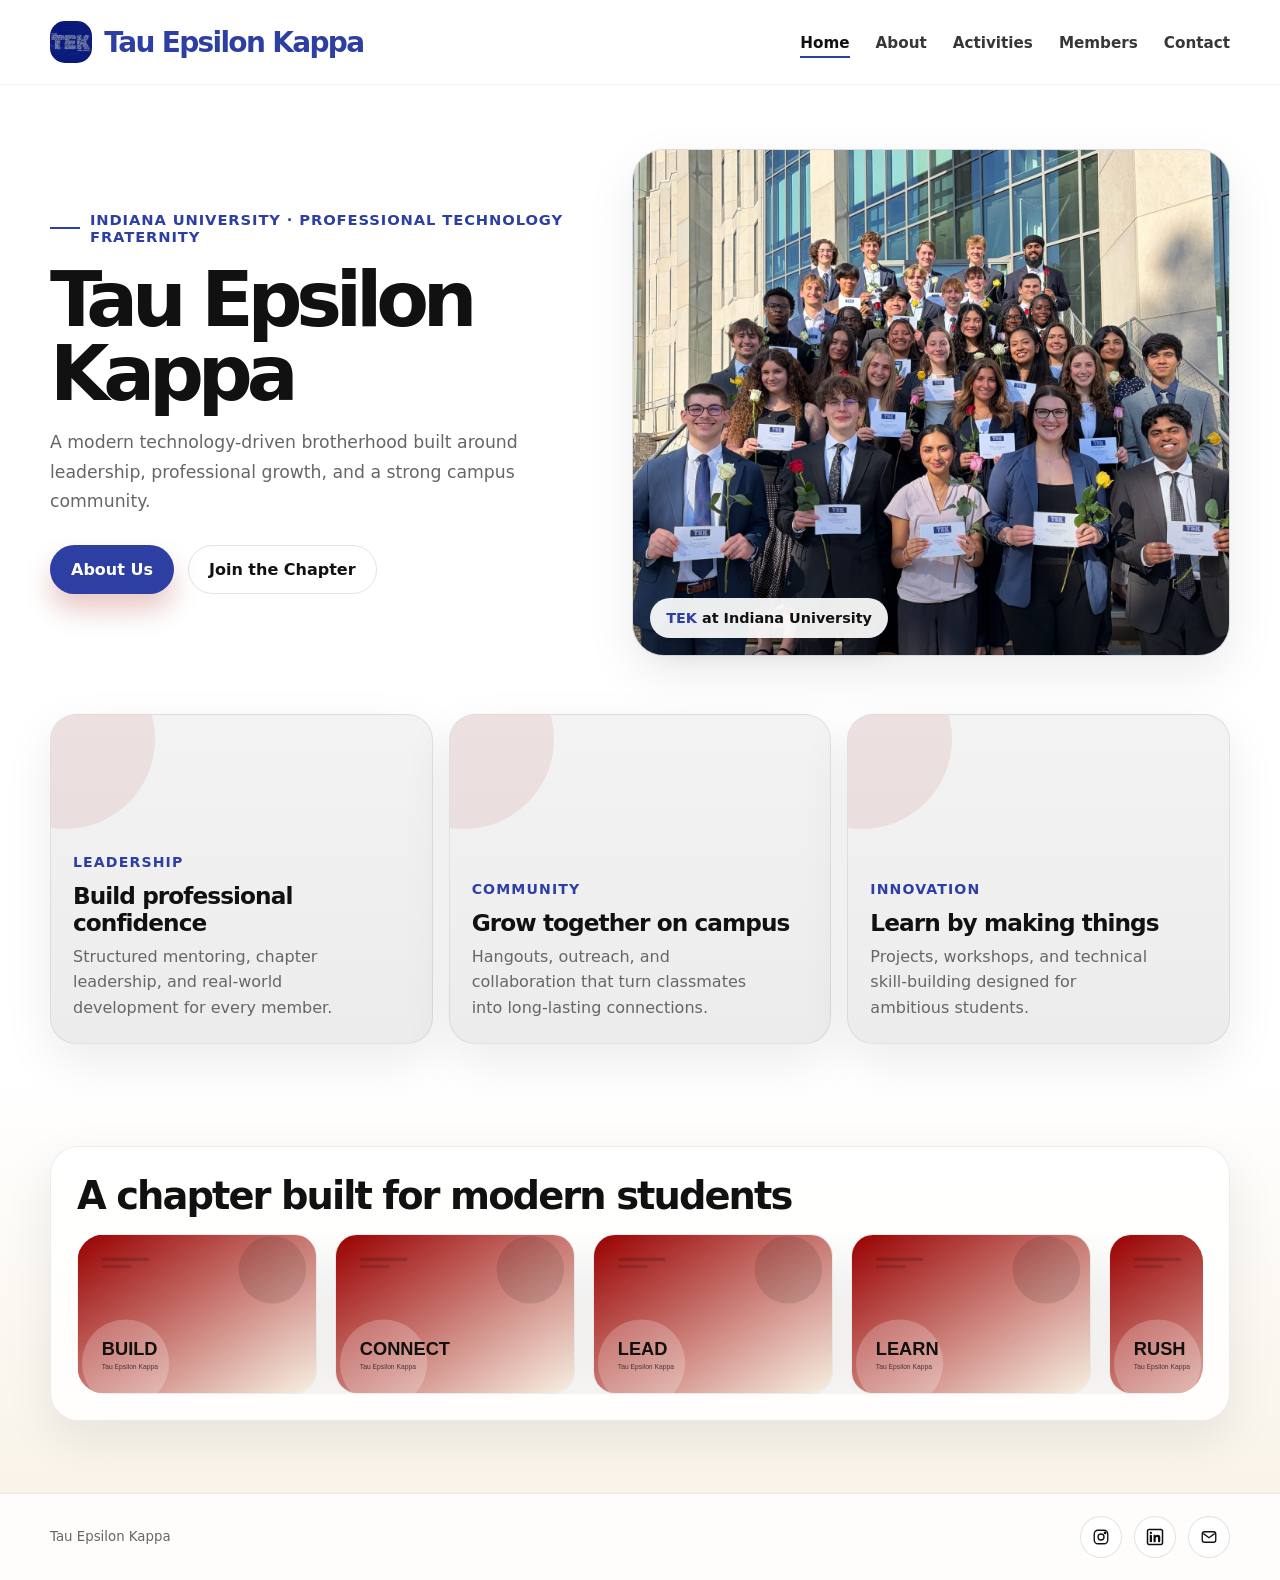
<file: index.html>
<!DOCTYPE html>
<html lang="en">
<head>
  <meta charset="UTF-8" />
  <meta name="viewport" content="width=device-width, initial-scale=1.0" />
  <title>Tau Epsilon Kappa | Home</title>
  <link rel="stylesheet" href="styles.css" />
  <script defer src="script.js"></script>
</head>
<body>
  <header class="site-header">
    <div class="container navbar">
      <a class="brand" href="index.html" aria-label="Tau Epsilon Kappa home">
        <img src ="assets/TEK_Logo.jpg" class = "rounded-img" height = "42px" >
        <!-- <span class="brand-mark">TEK</span>-->
        <span>Tau Epsilon Kappa</span>
      </a>
      <button class="nav-toggle" data-nav-toggle aria-label="Toggle navigation">
        <span></span><span></span><span></span>
      </button>
      <ul class="nav-links" data-nav-links>
        <li><a href="index.html">Home</a></li>
        <li><a href="about.html">About</a></li>
        <li><a href="activities.html">Activities</a></li>
        <li><a href="members.html">Members</a></li>
        <li><a href="contact.html">Contact</a></li>
      </ul>
    </div>
  </header>

  <main>
    <section class="hero">
      <div class="container hero-grid">
        <div class="hero-copy reveal">
          <div class="eyebrow">Indiana University · Professional Technology Fraternity</div>
          <h1>Tau Epsilon Kappa</h1>
          <p>
            A modern technology-driven brotherhood built around leadership,
            professional growth, and a strong campus community.
          </p>
          <div class="actions">
            <a class="btn btn-primary" href="about.html">About Us</a>
            <a class="btn btn-secondary" href="contact.html">Join the Chapter</a>
          </div>
        </div>

        <div class="hero-media reveal">
          <div class="hero-card">
            <img src="assets/AlphaClass.JPEG" alt="Tau Epsilon Kappa chapter group photo" />
          </div>
          <div class="hero-badge"><strong>TEK</strong> at Indiana University</div>
        </div>
      </div>
    </section>

    <section class="section">
      <div class="container feature-grid">
        <article class="feature-card reveal">
          <div class="mini">Leadership</div>
          <h3>Build professional confidence</h3>
          <p>Structured mentoring, chapter leadership, and real-world development for every member.</p>
        </article>
        <article class="feature-card reveal">
          <div class="mini">Community</div>
          <h3>Grow together on campus</h3>
          <p>Hangouts, outreach, and collaboration that turn classmates into long-lasting connections.</p>
        </article>
        <article class="feature-card reveal">
          <div class="mini">Innovation</div>
          <h3>Learn by making things</h3>
          <p>Projects, workshops, and technical skill-building designed for ambitious students.</p>
        </article>
      </div>
    </section>

    <section class="section">
      <div class="container panel reveal">
        <h2 class="section-title">A chapter built for modern students</h2>
        <div class="marquee" data-marquee>
          <div class="marquee-track">
            <div class="marquee-card"><img src="assets/placeholder-1.svg" alt="Chapter activity photo placeholder"></div>
            <div class="marquee-card"><img src="assets/placeholder-2.svg" alt="Chapter activity photo placeholder"></div>
            <div class="marquee-card"><img src="assets/placeholder-3.svg" alt="Chapter group photo"></div>
            <div class="marquee-card"><img src="assets/placeholder-4.svg" alt="Chapter activity photo placeholder"></div>
            <div class="marquee-card"><img src="assets/placeholder-5.svg" alt="Chapter group photo"></div>
            <div class="marquee-card"><img src="assets/placeholder-6.svg" alt="Chapter activity photo placeholder"></div>
          </div>
        </div>
      </div>
    </section>
  </main>

  <footer class="footer">
    <div class="container footer-inner">
      <small>Tau Epsilon Kappa</small>
      <div class="socials" aria-label="Social links">
        <a href="https://www.instagram.com/tekatiu/" target="_blank" rel="noreferrer" aria-label="Instagram">
          <svg viewBox="0 0 24 24" fill="none" stroke="currentColor" stroke-width="1.8"><rect x="3" y="3" width="18" height="18" rx="5"></rect><circle cx="12" cy="12" r="4"></circle><circle cx="17.5" cy="6.5" r="1"></circle></svg>
        </a>
        <a href="https://www.linkedin.com/company/tau-epsilon-kappa-beta-chapter/" target="_blank" rel="noreferrer" aria-label="LinkedIn">
          <svg viewBox="0 0 24 24" fill="none" xmlns="http://www.w3.org/2000/svg"><g id="SVGRepo_bgCarrier" stroke-width="0"></g><g id="SVGRepo_tracerCarrier" stroke-linecap="round" stroke-linejoin="round"></g><g id="SVGRepo_iconCarrier"> <path d="M6.5 8C7.32843 8 8 7.32843 8 6.5C8 5.67157 7.32843 5 6.5 5C5.67157 5 5 5.67157 5 6.5C5 7.32843 5.67157 8 6.5 8Z" fill="#0F0F0F"></path> <path d="M5 10C5 9.44772 5.44772 9 6 9H7C7.55228 9 8 9.44771 8 10V18C8 18.5523 7.55228 19 7 19H6C5.44772 19 5 18.5523 5 18V10Z" fill="#0F0F0F"></path> <path d="M11 19H12C12.5523 19 13 18.5523 13 18V13.5C13 12 16 11 16 13V18.0004C16 18.5527 16.4477 19 17 19H18C18.5523 19 19 18.5523 19 18V12C19 10 17.5 9 15.5 9C13.5 9 13 10.5 13 10.5V10C13 9.44771 12.5523 9 12 9H11C10.4477 9 10 9.44772 10 10V18C10 18.5523 10.4477 19 11 19Z" fill="#0F0F0F"></path> <path fill-rule="evenodd" clip-rule="evenodd" d="M20 1C21.6569 1 23 2.34315 23 4V20C23 21.6569 21.6569 23 20 23H4C2.34315 23 1 21.6569 1 20V4C1 2.34315 2.34315 1 4 1H20ZM20 3C20.5523 3 21 3.44772 21 4V20C21 20.5523 20.5523 21 20 21H4C3.44772 21 3 20.5523 3 20V4C3 3.44772 3.44772 3 4 3H20Z" fill="#0F0F0F"></path> </g></svg>
        </a>
        <a href="mailto:nenair@iu.edu" aria-label="Email">
          <svg viewBox="0 0 24 24" fill="none" stroke="currentColor" stroke-width="1.8"><rect x="3" y="5" width="18" height="14" rx="3"></rect><path d="M4.5 7.5 12 13l7.5-5.5"></path></svg>
        </a>
      </div>
    </div>
  </footer>
</body>
</html>
</file>
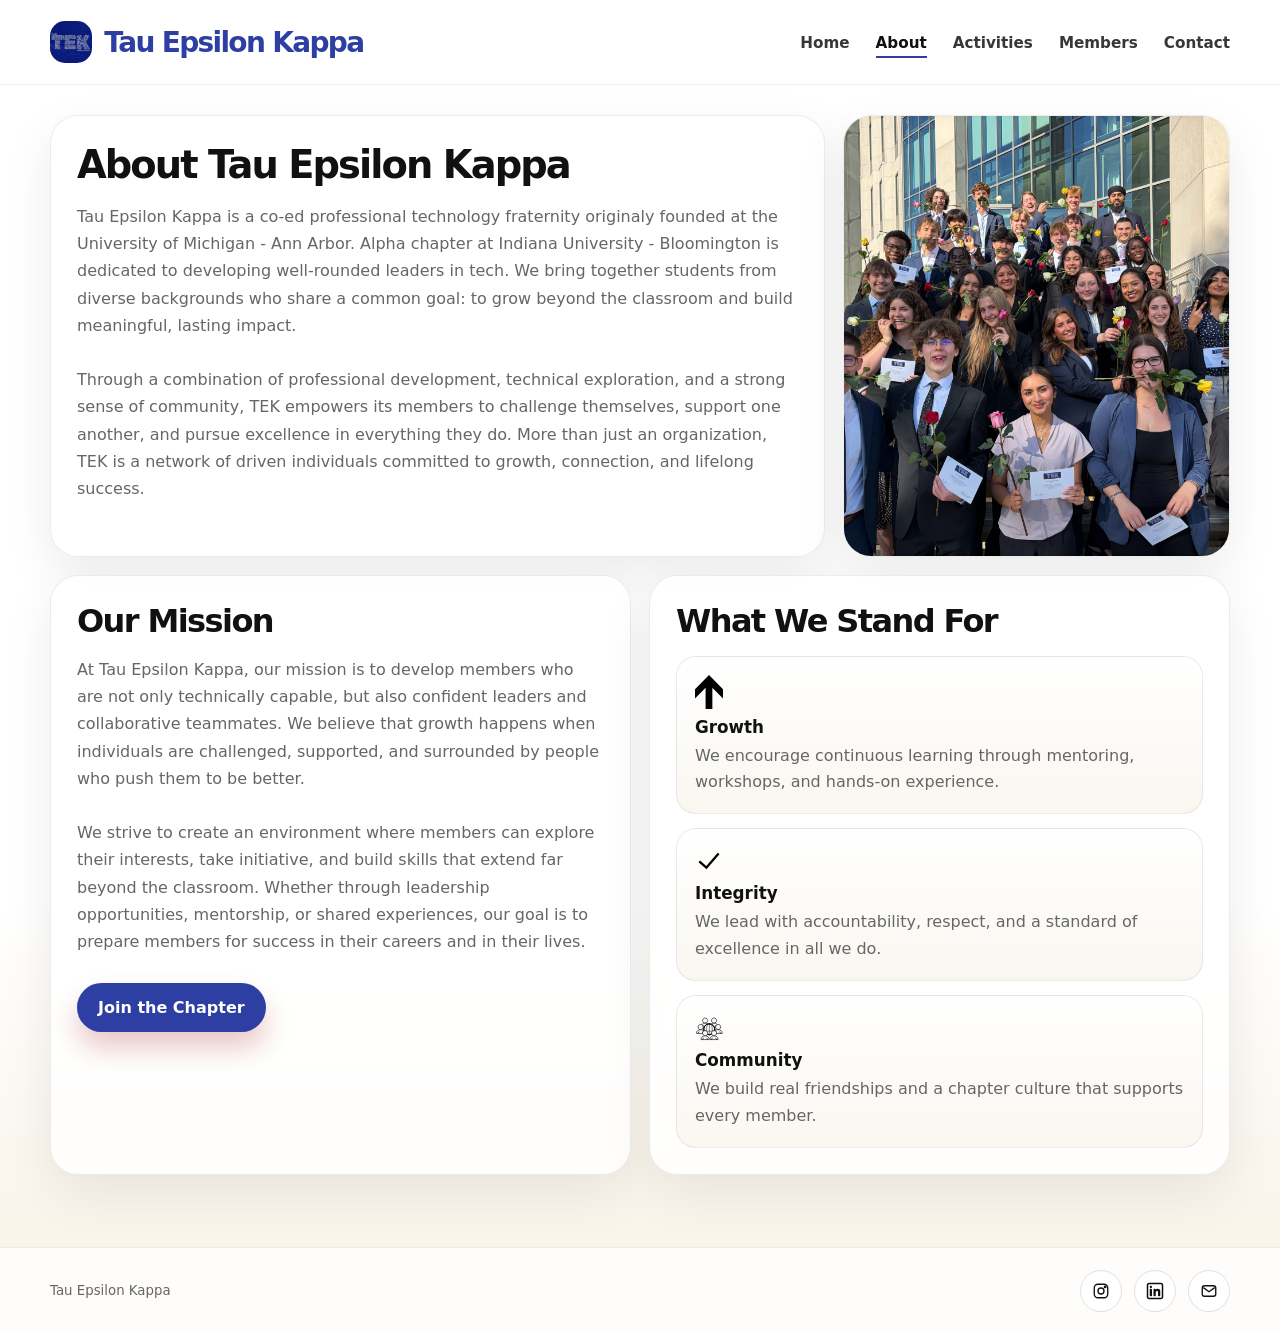
<file: about.html>
<!DOCTYPE html>
<html lang="en">
<head>
  <meta charset="UTF-8" />
  <meta name="viewport" content="width=device-width, initial-scale=1.0" />
  <title>Tau Epsilon Kappa | About</title>
  <link rel="stylesheet" href="styles.css" />
  <script defer src="script.js"></script>
</head>
<body>
  <header class="site-header">
    <div class="container navbar">
      <a class="brand" href="index.html" aria-label="Tau Epsilon Kappa home">
        <img src ="assets/TEK_Logo.jpg" class = "rounded-img" height = "42px" >
        <span>Tau Epsilon Kappa</span>
      </a>
      <button class="nav-toggle" data-nav-toggle aria-label="Toggle navigation">
        <span></span><span></span><span></span>
      </button>
      <ul class="nav-links" data-nav-links>
        <li><a href="index.html">Home</a></li>
        <li><a href="about.html">About</a></li>
        <li><a href="activities.html">Activities</a></li>
        <li><a href="members.html">Members</a></li>
        <li><a href="contact.html">Contact</a></li>
      </ul>
    </div>
  </header>

  <main class="section">
    <div class="container">
      <div class = "split-2-1">
        <div class="panel reveal" style="margin-bottom:18px;">
          <h1 class="section-title">About Tau Epsilon Kappa</h1>
          <p class="section-subtitle">
            Tau Epsilon Kappa is a co-ed professional technology fraternity originaly founded at the University of Michigan - Ann Arbor. Alpha chapter at Indiana University - Bloomington is dedicated to developing well-rounded leaders in tech. We bring together students from diverse backgrounds who share a common goal: to grow beyond the classroom and build meaningful, lasting impact.
            <br>
            <br>Through a combination of professional development, technical exploration, and a strong sense of community, TEK empowers its members to challenge themselves, support one another, and pursue excellence in everything they do. More than just an organization, TEK is a network of driven individuals committed to growth, connection, and lifelong success.
          </p>
        </div>
        <div class="panel reveal image-panel" style="margin-bottom:18px;">
          <img src="assets/AlphaClassFun.JPEG" alt="TEK chapter photo">
        </div>
      </div>
      

      <div class="split">
        <section class="panel reveal">
          <h2 class="section-title" style="font-size:2rem;">Our Mission</h2>
          <p class="section-subtitle" style="margin-bottom:0;">
            At Tau Epsilon Kappa, our mission is to develop members who are not only technically capable, but also confident leaders and collaborative teammates. We believe that growth happens when individuals are challenged, supported, and surrounded by people who push them to be better.
            <br> <br>
            We strive to create an environment where members can explore their interests, take initiative, and build skills that extend far beyond the classroom. Whether through leadership opportunities, mentorship, or shared experiences, our goal is to prepare members for success in their careers and in their lives.
          </p>
          <div class="actions">
            <a class="btn btn-primary" href="contact.html">Join the Chapter</a>
          </div>
        </section>

        <section class="panel reveal">
          <h2 class="section-title" style="font-size:2rem;">What We Stand For</h2>
          <div class="value-list">
            <div class="value-item">
              <img src="assets/up_arrow.svg" style="width:28px; margin-bottom:8px;">
              <h4>Growth</h4>
              <p>We encourage continuous learning through mentoring, workshops, and hands-on experience.</p>
            </div>
            <div class="value-item">
              <img src="assets/check-icn-black.svg" style="width:28px; margin-bottom:8px;">
              <h4>Integrity</h4>
              <p>We lead with accountability, respect, and a standard of excellence in all we do.</p>
            </div>
            <div class="value-item">
              <img src="assets/worldwide-community-black.svg" style="width:28px; margin-bottom:8px;">
              <h4>Community</h4>
              <p>We build real friendships and a chapter culture that supports every member.</p>
            </div>
          </div>
        </section>
      </div>
    </div>
  </main>

  <footer class="footer">
    <div class="container footer-inner">
      <small>Tau Epsilon Kappa</small>
      <div class="socials" aria-label="Social links">
        <a href="https://www.instagram.com/tekatiu/" target="_blank" rel="noreferrer" aria-label="Instagram"><svg viewBox="0 0 24 24" fill="none" stroke="currentColor" stroke-width="1.8"><rect x="3" y="3" width="18" height="18" rx="5"></rect><circle cx="12" cy="12" r="4"></circle><circle cx="17.5" cy="6.5" r="1"></circle></svg></a>
        <a href="https://www.linkedin.com/company/tau-epsilon-kappa-beta-chapter/" target="_blank" rel="noreferrer" aria-label="LinkedIn"><svg viewBox="0 0 24 24" fill="none" xmlns="http://www.w3.org/2000/svg"><g id="SVGRepo_bgCarrier" stroke-width="0"></g><g id="SVGRepo_tracerCarrier" stroke-linecap="round" stroke-linejoin="round"></g><g id="SVGRepo_iconCarrier"> <path d="M6.5 8C7.32843 8 8 7.32843 8 6.5C8 5.67157 7.32843 5 6.5 5C5.67157 5 5 5.67157 5 6.5C5 7.32843 5.67157 8 6.5 8Z" fill="#0F0F0F"></path> <path d="M5 10C5 9.44772 5.44772 9 6 9H7C7.55228 9 8 9.44771 8 10V18C8 18.5523 7.55228 19 7 19H6C5.44772 19 5 18.5523 5 18V10Z" fill="#0F0F0F"></path> <path d="M11 19H12C12.5523 19 13 18.5523 13 18V13.5C13 12 16 11 16 13V18.0004C16 18.5527 16.4477 19 17 19H18C18.5523 19 19 18.5523 19 18V12C19 10 17.5 9 15.5 9C13.5 9 13 10.5 13 10.5V10C13 9.44771 12.5523 9 12 9H11C10.4477 9 10 9.44772 10 10V18C10 18.5523 10.4477 19 11 19Z" fill="#0F0F0F"></path> <path fill-rule="evenodd" clip-rule="evenodd" d="M20 1C21.6569 1 23 2.34315 23 4V20C23 21.6569 21.6569 23 20 23H4C2.34315 23 1 21.6569 1 20V4C1 2.34315 2.34315 1 4 1H20ZM20 3C20.5523 3 21 3.44772 21 4V20C21 20.5523 20.5523 21 20 21H4C3.44772 21 3 20.5523 3 20V4C3 3.44772 3.44772 3 4 3H20Z" fill="#0F0F0F"></path> </g></svg></a>
        <a href="mailto:nenair@iu.edu" aria-label="Email"><svg viewBox="0 0 24 24" fill="none" stroke="currentColor" stroke-width="1.8"><rect x="3" y="5" width="18" height="14" rx="3"></rect><path d="M4.5 7.5 12 13l7.5-5.5"></path></svg></a>
      </div>
    </div>
  </footer>
</body>
</html>
</file>
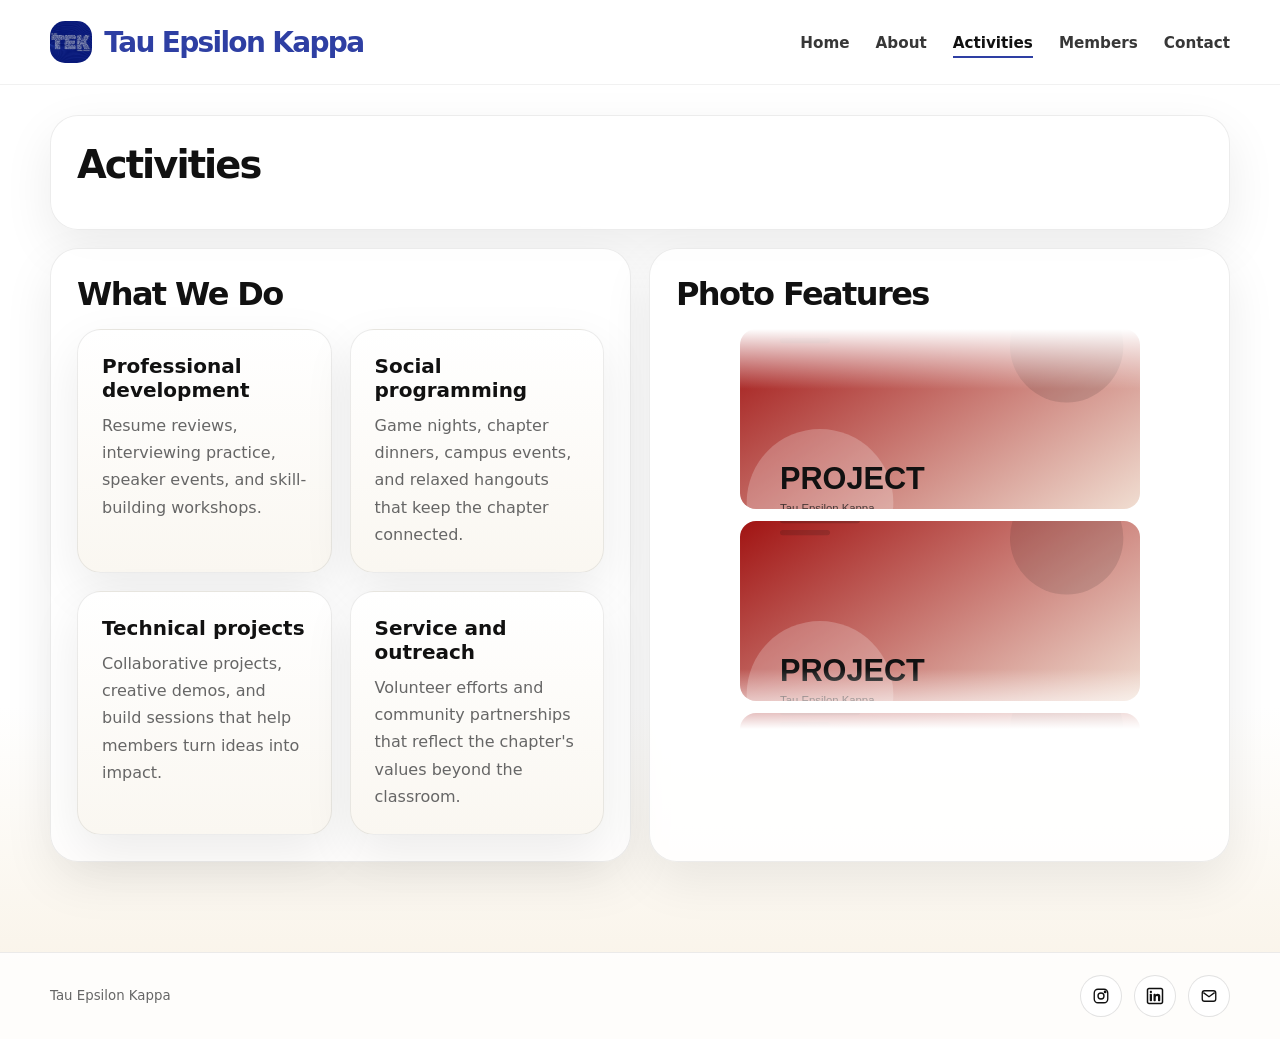
<file: activities.html>
<!DOCTYPE html>
<html lang="en">
<head>
  <meta charset="UTF-8" />
  <meta name="viewport" content="width=device-width, initial-scale=1.0" />
  <title>Tau Epsilon Kappa | Activities</title>
  <link rel="stylesheet" href="styles.css" />
  <script defer src="script.js"></script>
</head>
<body>
  <header class="site-header">
    <div class="container navbar">
      <a class="brand" href="index.html" aria-label="Tau Epsilon Kappa home">
        <img src ="assets/TEK_Logo.jpg" class = "rounded-img" height = "42px" >
        <span>Tau Epsilon Kappa</span>
      </a>
      <button class="nav-toggle" data-nav-toggle aria-label="Toggle navigation">
        <span></span><span></span><span></span>
      </button>
      <ul class="nav-links" data-nav-links>
        <li><a href="index.html">Home</a></li>
        <li><a href="about.html">About</a></li>
        <li><a href="activities.html">Activities</a></li>
        <li><a href="members.html">Members</a></li>
        <li><a href="contact.html">Contact</a></li>
      </ul>
    </div>
  </header>

  <main class="section">
    <div class="container">
      <div class="panel reveal" style="margin-bottom:18px;">
        <h1 class="section-title">Activities</h1>
      </div>

      <div class="split" style="margin-bottom:18px;">
        <section class="panel reveal">
          <h2 class="section-title" style="font-size:2rem;">What We Do</h2>
          <div class="program-grid">
            <article class="program-card">
              <h3>Professional development</h3>
              <p>Resume reviews, interviewing practice, speaker events, and skill-building workshops.</p>
            </article>
            <article class="program-card">
              <h3>Social programming</h3>
              <p>Game nights, chapter dinners, campus events, and relaxed hangouts that keep the chapter connected.</p>
            </article>
            <article class="program-card">
              <h3>Technical projects</h3>
              <p>Collaborative projects, creative demos, and build sessions that help members turn ideas into impact.</p>
            </article>
            <article class="program-card">
              <h3>Service and outreach</h3>
              <p>Volunteer efforts and community partnerships that reflect the chapter's values beyond the classroom.</p>
            </article>
          </div>
        </section>

        <section class="panel reveal">
          <h2 class="section-title" style="font-size:2rem;">Photo Features</h2>
          <div class="v-marquee">
            <div class="v-track">
              <div class="v-item"><img src="assets/placeholder-6.svg" alt="Chapter group photo"></div>
              <div class="v-item"><img src="assets/placeholder-6.svg" alt="Chapter activity photo"></div>
              <div class="v-item"><img src="assets/placeholder-6.svg" alt="Chapter activity photo"></div>
              <div class="v-item"><img src="assets/placeholder-6.svg" alt="Project placeholder"></div>
              <div class="v-item"><img src="assets/placeholder-6.svg" alt="Event placeholder"></div>
            </div>
          </div>
        </section>
      </div>
    </div>
  </main>

  <footer class="footer">
    <div class="container footer-inner">
      <small>Tau Epsilon Kappa</small>
      <div class="socials" aria-label="Social links">
        <a href="https://www.instagram.com/tekatiu/" target="_blank" rel="noreferrer" aria-label="Instagram"><svg viewBox="0 0 24 24" fill="none" stroke="currentColor" stroke-width="1.8"><rect x="3" y="3" width="18" height="18" rx="5"></rect><circle cx="12" cy="12" r="4"></circle><circle cx="17.5" cy="6.5" r="1"></circle></svg></a>
        <a href="https://www.linkedin.com/company/tau-epsilon-kappa-beta-chapter/" target="_blank" rel="noreferrer" aria-label="LinkedIn"><svg viewBox="0 0 24 24" fill="none" xmlns="http://www.w3.org/2000/svg"><g id="SVGRepo_bgCarrier" stroke-width="0"></g><g id="SVGRepo_tracerCarrier" stroke-linecap="round" stroke-linejoin="round"></g><g id="SVGRepo_iconCarrier"> <path d="M6.5 8C7.32843 8 8 7.32843 8 6.5C8 5.67157 7.32843 5 6.5 5C5.67157 5 5 5.67157 5 6.5C5 7.32843 5.67157 8 6.5 8Z" fill="#0F0F0F"></path> <path d="M5 10C5 9.44772 5.44772 9 6 9H7C7.55228 9 8 9.44771 8 10V18C8 18.5523 7.55228 19 7 19H6C5.44772 19 5 18.5523 5 18V10Z" fill="#0F0F0F"></path> <path d="M11 19H12C12.5523 19 13 18.5523 13 18V13.5C13 12 16 11 16 13V18.0004C16 18.5527 16.4477 19 17 19H18C18.5523 19 19 18.5523 19 18V12C19 10 17.5 9 15.5 9C13.5 9 13 10.5 13 10.5V10C13 9.44771 12.5523 9 12 9H11C10.4477 9 10 9.44772 10 10V18C10 18.5523 10.4477 19 11 19Z" fill="#0F0F0F"></path> <path fill-rule="evenodd" clip-rule="evenodd" d="M20 1C21.6569 1 23 2.34315 23 4V20C23 21.6569 21.6569 23 20 23H4C2.34315 23 1 21.6569 1 20V4C1 2.34315 2.34315 1 4 1H20ZM20 3C20.5523 3 21 3.44772 21 4V20C21 20.5523 20.5523 21 20 21H4C3.44772 21 3 20.5523 3 20V4C3 3.44772 3.44772 3 4 3H20Z" fill="#0F0F0F"></path> </g></svg></a>
        <a href="mailto:nenair@iu.edu" aria-label="Email"><svg viewBox="0 0 24 24" fill="none" stroke="currentColor" stroke-width="1.8"><rect x="3" y="5" width="18" height="14" rx="3"></rect><path d="M4.5 7.5 12 13l7.5-5.5"></path></svg></a>
      </div>
    </div>
  </footer>
</body>
</html>
</file>
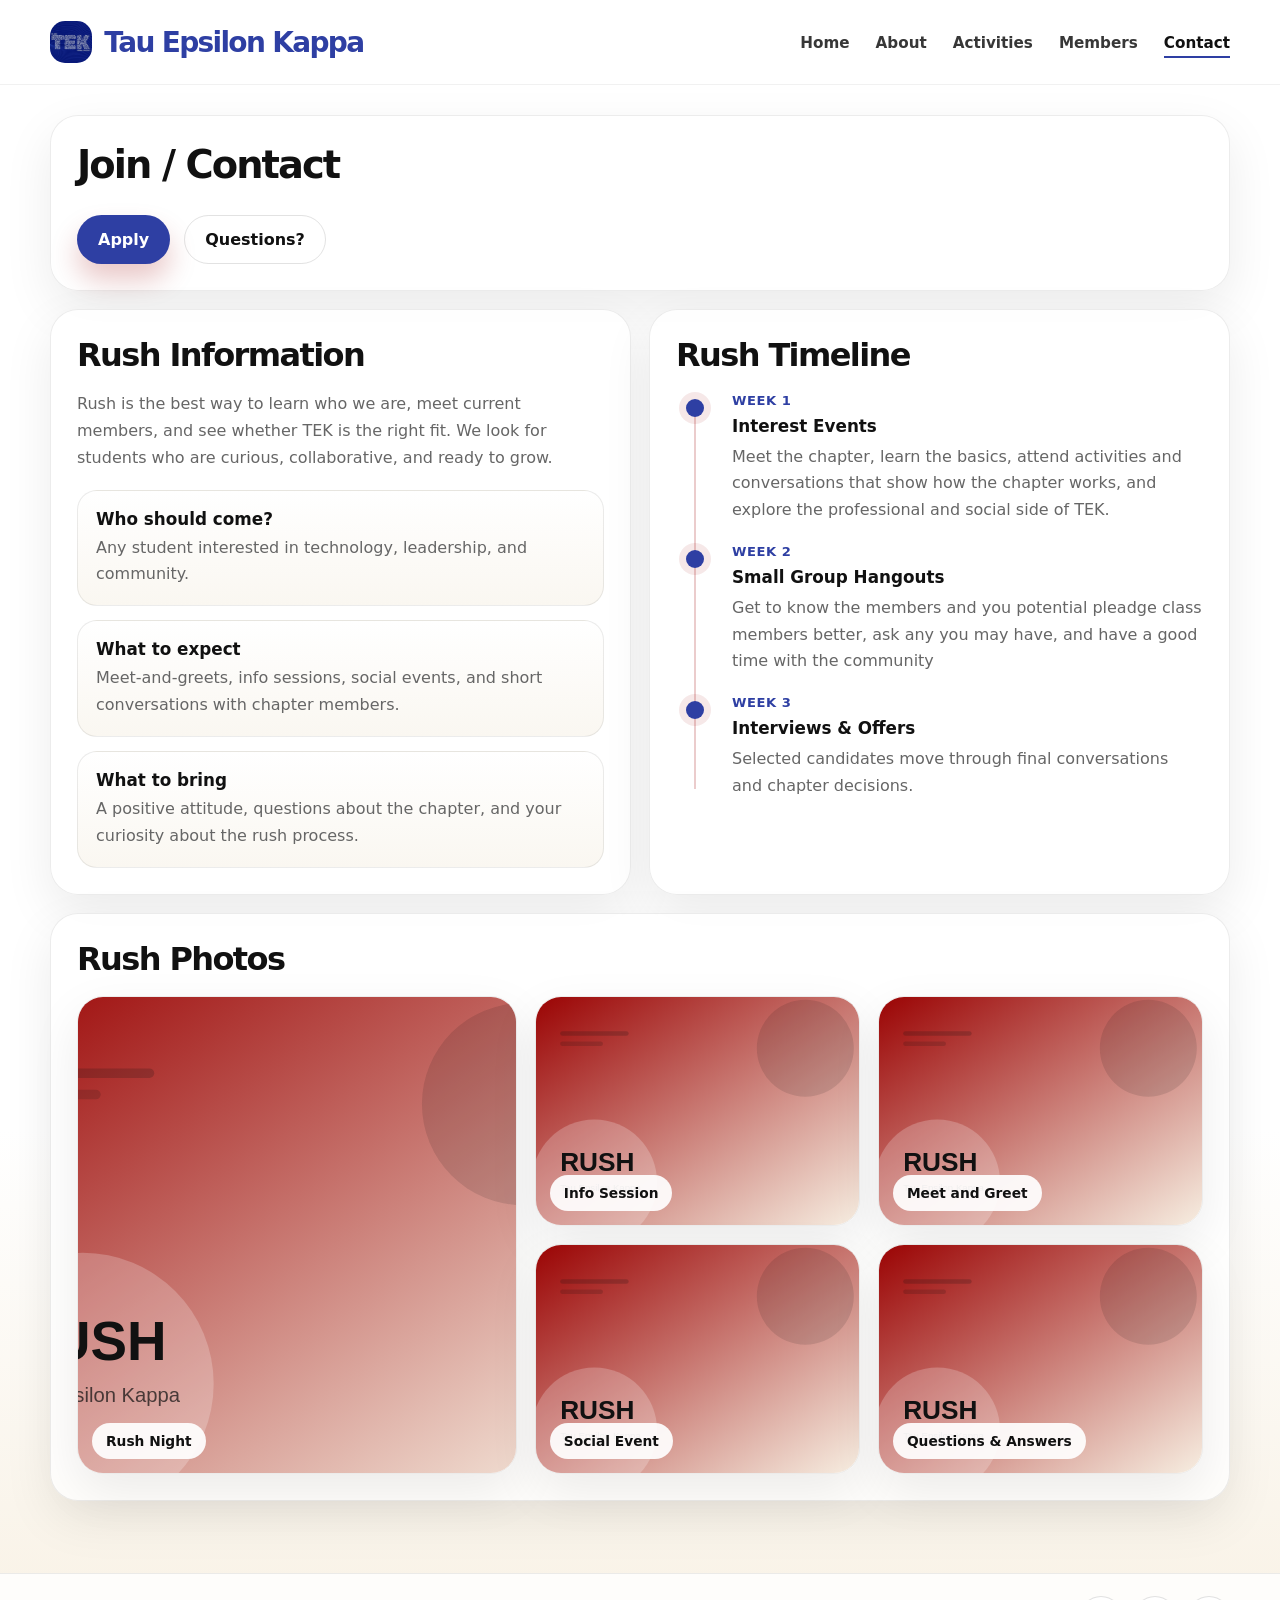
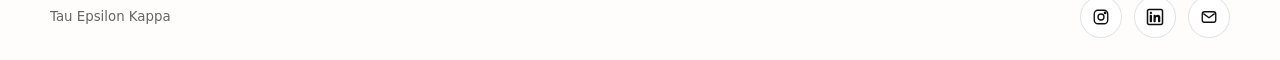
<file: contact.html>
<!DOCTYPE html>
<html lang="en">
<head>
  <meta charset="UTF-8" />
  <meta name="viewport" content="width=device-width, initial-scale=1.0" />
  <title>Tau Epsilon Kappa | Join & Contact</title>
  <link rel="stylesheet" href="styles.css" />
  <script defer src="script.js"></script>
</head>
<body>
  <header class="site-header">
    <div class="container navbar">
      <a class="brand" href="index.html" aria-label="Tau Epsilon Kappa home">
        <img src ="assets/TEK_Logo.jpg" class = "rounded-img" height = "42px" >
        <span>Tau Epsilon Kappa</span>
      </a>
      <button class="nav-toggle" data-nav-toggle aria-label="Toggle navigation">
        <span></span><span></span><span></span>
      </button>
      <ul class="nav-links" data-nav-links>
        <li><a href="index.html">Home</a></li>
        <li><a href="about.html">About</a></li>
        <li><a href="activities.html">Activities</a></li>
        <li><a href="members.html">Members</a></li>
        <li><a href="contact.html">Contact</a></li>
      </ul>
    </div>
  </header>

  <main class="section">
    <div class="container">
      <div class="panel reveal" style="margin-bottom:18px;">
        <h1 class="section-title">Join / Contact</h1>
        <div class="actions">
            <a class="btn btn-primary" href="">Apply</a>
            <a class="btn btn-secondary" href="">Questions?</a>
          </div>
      </div>

      <div class="split" style="margin-bottom:18px;">
        <section class="panel reveal">
          <h2 class="section-title" style="font-size:2rem;">Rush Information</h2>
          <p class="section-subtitle" style="margin-bottom:18px;">
            Rush is the best way to learn who we are, meet current members, and see whether TEK is the right fit.
            We look for students who are curious, collaborative, and ready to grow.
          </p>
          <div class="value-list">
            <div class="value-item"><h4>Who should come?</h4><p>Any student interested in technology, leadership, and community.</p></div>
            <div class="value-item"><h4>What to expect</h4><p>Meet-and-greets, info sessions, social events, and short conversations with chapter members.</p></div>
            <div class="value-item"><h4>What to bring</h4><p>A positive attitude, questions about the chapter, and your curiosity about the rush process.</p></div>
          </div>
        </section>

        <section class="panel reveal">
          <h2 class="section-title" style="font-size:2rem;">Rush Timeline</h2>
          <div class="timeline">
            <div class="timeline-item">
              <div class="time">Week 1</div>
              <h4>Interest Events</h4>
              <p>Meet the chapter, learn the basics, attend activities and conversations that show how the chapter works, and explore the professional and social side of TEK.</p>
            </div>
            <div class="timeline-item">
              <div class="time">Week 2</div>
              <h4>Small Group Hangouts</h4>
              <p>Get to know the members and you potential pleadge class members better, ask any you may have, and have a good time with the community</p>
            </div>
            <div class="timeline-item">
              <div class="time">Week 3</div>
              <h4>Interviews & Offers</h4>
              <p>Selected candidates move through final conversations and chapter decisions.</p>
            </div>
          </div>
        </section>
      </div>

      <div class="panel reveal">
        <h2 class="section-title" style="font-size:2rem;">Rush Photos</h2>
        <div class="collage">
          <div class="collage-tall"><img src="assets/placeholder-5.svg" alt="Rush chapter photo"><div class="collage-label">Rush Night</div></div>
          <div class="collage-square"><img src="assets/placeholder-5.svg" alt="Rush image placeholder"><div class="collage-label">Info Session</div></div>
          <div class="collage-square"><img src="assets/placeholder-5.svg" alt="Rush image placeholder"><div class="collage-label">Meet and Greet</div></div>
          <div class="collage-wide"><img src="assets/placeholder-5.svg" alt="Rush image placeholder"><div class="collage-label">Social Event</div></div>
          <div class="collage-wide"><img src="assets/placeholder-5.svg" alt="Rush image placeholder"><div class="collage-label">Questions & Answers</div></div>
        </div>
      </div>
    </div>
  </main>

  <footer class="footer">
    <div class="container footer-inner">
      <small>Tau Epsilon Kappa</small>
      <div class="socials" aria-label="Social links">
        <a href="https://www.instagram.com/tekatiu/" target="_blank" rel="noreferrer" aria-label="Instagram"><svg viewBox="0 0 24 24" fill="none" stroke="currentColor" stroke-width="1.8"><rect x="3" y="3" width="18" height="18" rx="5"></rect><circle cx="12" cy="12" r="4"></circle><circle cx="17.5" cy="6.5" r="1"></circle></svg></a>
        <a href="https://www.linkedin.com/company/tau-epsilon-kappa-beta-chapter/" target="_blank" rel="noreferrer" aria-label="LinkedIn"><svg viewBox="0 0 24 24" fill="none" xmlns="http://www.w3.org/2000/svg"><g id="SVGRepo_bgCarrier" stroke-width="0"></g><g id="SVGRepo_tracerCarrier" stroke-linecap="round" stroke-linejoin="round"></g><g id="SVGRepo_iconCarrier"> <path d="M6.5 8C7.32843 8 8 7.32843 8 6.5C8 5.67157 7.32843 5 6.5 5C5.67157 5 5 5.67157 5 6.5C5 7.32843 5.67157 8 6.5 8Z" fill="#0F0F0F"></path> <path d="M5 10C5 9.44772 5.44772 9 6 9H7C7.55228 9 8 9.44771 8 10V18C8 18.5523 7.55228 19 7 19H6C5.44772 19 5 18.5523 5 18V10Z" fill="#0F0F0F"></path> <path d="M11 19H12C12.5523 19 13 18.5523 13 18V13.5C13 12 16 11 16 13V18.0004C16 18.5527 16.4477 19 17 19H18C18.5523 19 19 18.5523 19 18V12C19 10 17.5 9 15.5 9C13.5 9 13 10.5 13 10.5V10C13 9.44771 12.5523 9 12 9H11C10.4477 9 10 9.44772 10 10V18C10 18.5523 10.4477 19 11 19Z" fill="#0F0F0F"></path> <path fill-rule="evenodd" clip-rule="evenodd" d="M20 1C21.6569 1 23 2.34315 23 4V20C23 21.6569 21.6569 23 20 23H4C2.34315 23 1 21.6569 1 20V4C1 2.34315 2.34315 1 4 1H20ZM20 3C20.5523 3 21 3.44772 21 4V20C21 20.5523 20.5523 21 20 21H4C3.44772 21 3 20.5523 3 20V4C3 3.44772 3.44772 3 4 3H20Z" fill="#0F0F0F"></path> </g></svg></a>
        <a href="mailto:nenair@iu.edu" aria-label="Email"><svg viewBox="0 0 24 24" fill="none" stroke="currentColor" stroke-width="1.8"><rect x="3" y="5" width="18" height="14" rx="3"></rect><path d="M4.5 7.5 12 13l7.5-5.5"></path></svg></a>
      </div>
    </div>
  </footer>
</body>
</html>
</file>
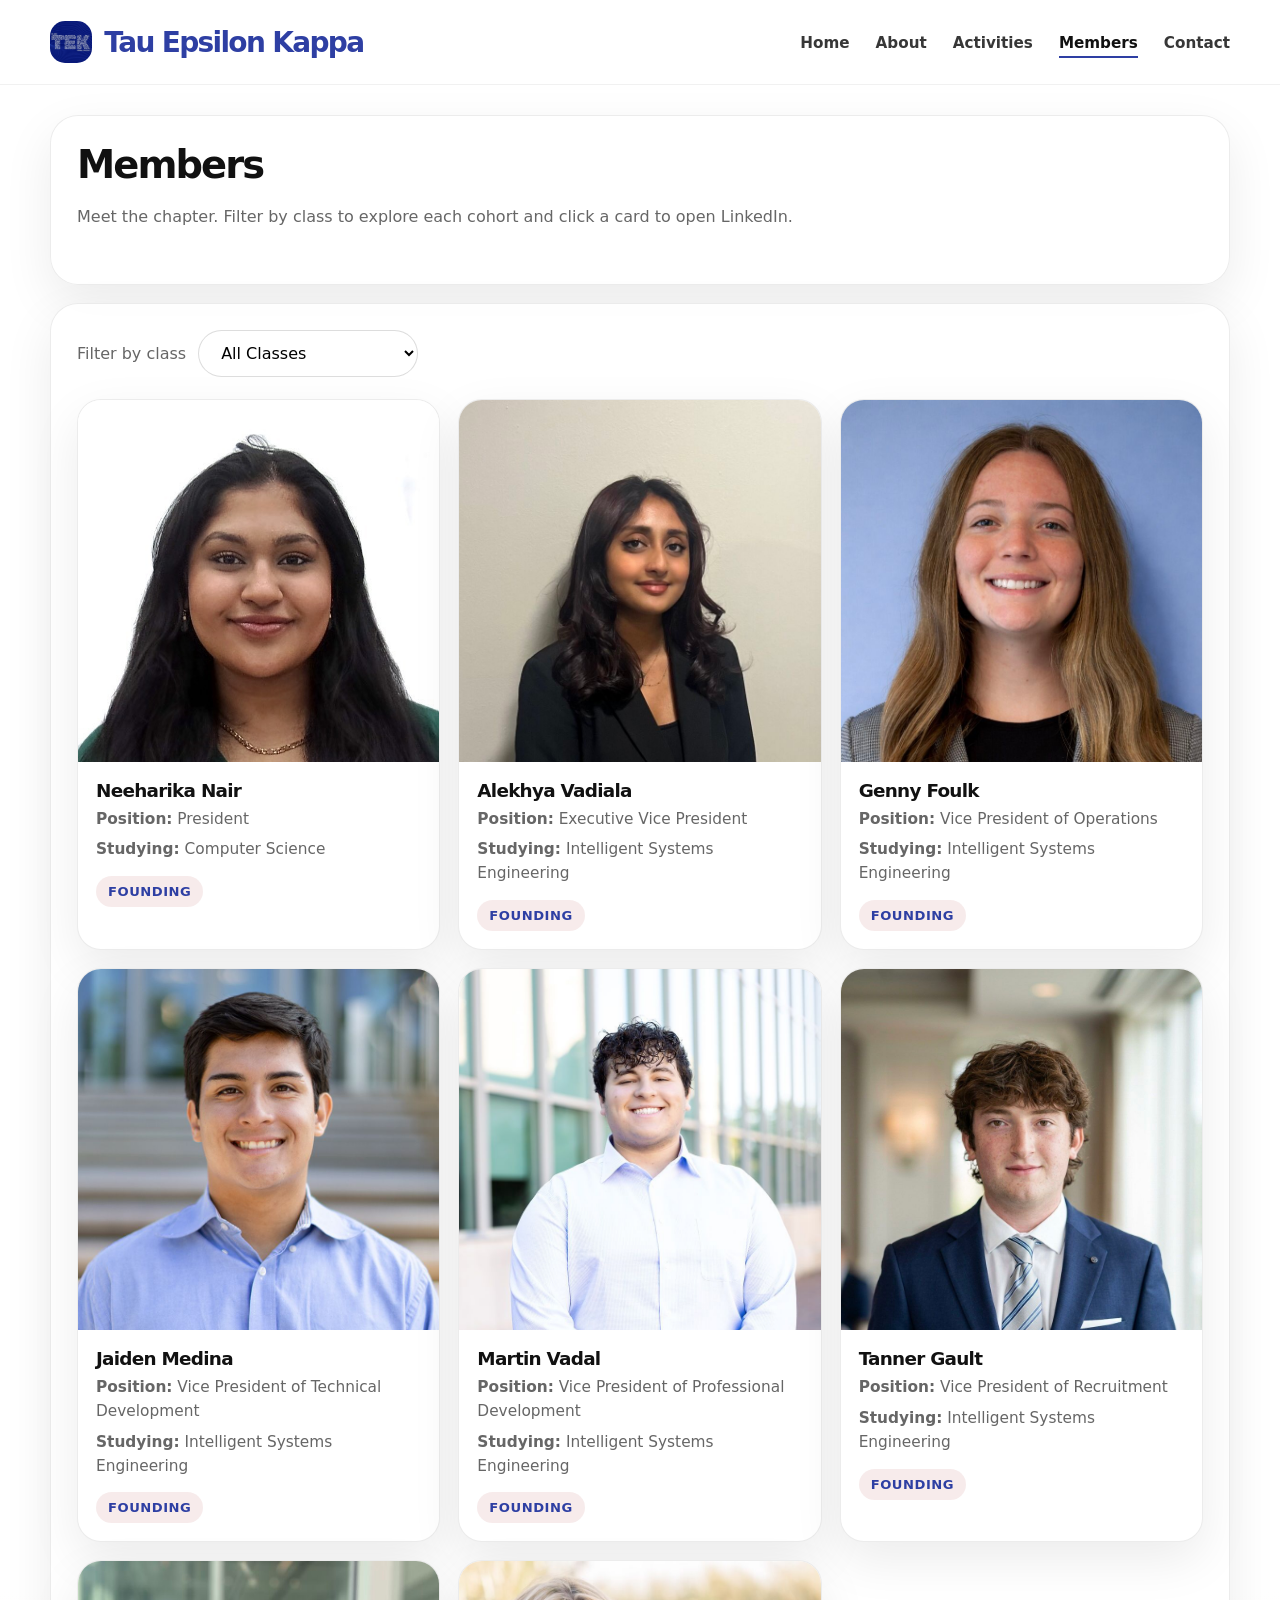
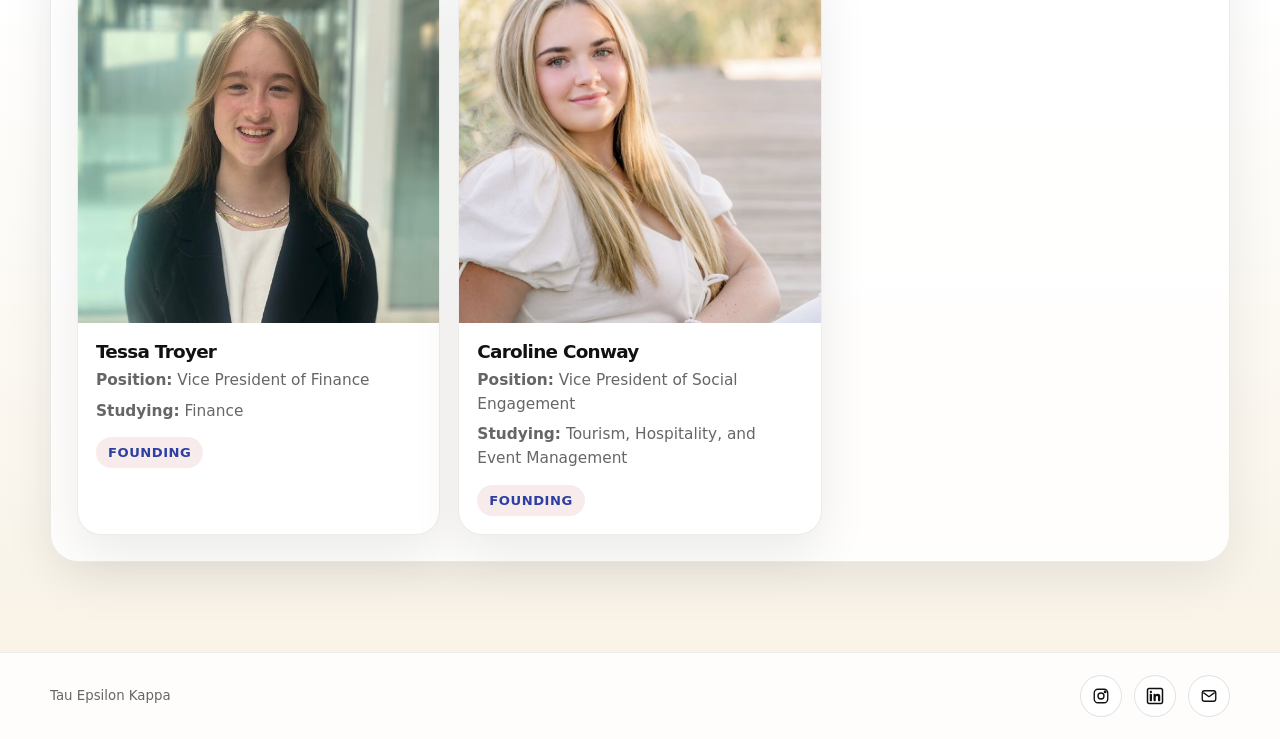
<file: members.html>
<!DOCTYPE html>
<html lang="en">
<head>
  <meta charset="UTF-8" />
  <meta name="viewport" content="width=device-width, initial-scale=1.0" />
  <title>Tau Epsilon Kappa | Members</title>
  <link rel="stylesheet" href="styles.css" />
  <script defer src="script.js"></script>
</head>
<body>
  <header class="site-header">
    <div class="container navbar">
      <a class="brand" href="index.html" aria-label="Tau Epsilon Kappa home">
        <img src ="assets/TEK_Logo.jpg" class = "rounded-img" height = "42px" >
        <span>Tau Epsilon Kappa</span>
      </a>
      <button class="nav-toggle" data-nav-toggle aria-label="Toggle navigation">
        <span></span><span></span><span></span>
      </button>
      <ul class="nav-links" data-nav-links>
        <li><a href="index.html">Home</a></li>
        <li><a href="about.html">About</a></li>
        <li><a href="activities.html">Activities</a></li>
        <li><a href="members.html">Members</a></li>
        <li><a href="contact.html">Contact</a></li>
      </ul>
    </div>
  </header>

  <main class="section">
    <div class="container">
      <div class="panel reveal" style="margin-bottom:18px;">
        <h1 class="section-title">Members</h1>
        <p class="section-subtitle">Meet the chapter. Filter by class to explore each cohort and click a card to open LinkedIn.</p>
      </div>

      <div class="panel reveal" style="margin-bottom:18px;">
        <div class="controls">
          <label for="classFilter" class="section-subtitle" style="margin:0;">Filter by class</label>
          <select id="classFilter" class="select" data-class-filter>
            <option value="all">All Classes</option>
            <option value="founding">Founding</option>
            <option value="alpha">Alpha</option>
            <!--<option value="beta">Beta</option>
            <option value="gamma">Gamma</option> -->
          </select>
        </div>
        <div class="members-grid" data-members-grid></div>
      </div>
    </div>
  </main>

  <footer class="footer">
    <div class="container footer-inner">
      <small>Tau Epsilon Kappa</small>
      <div class="socials" aria-label="Social links">
        <a href="https://www.instagram.com/tekatiu/" target="_blank" rel="noreferrer" aria-label="Instagram"><svg viewBox="0 0 24 24" fill="none" stroke="currentColor" stroke-width="1.8"><rect x="3" y="3" width="18" height="18" rx="5"></rect><circle cx="12" cy="12" r="4"></circle><circle cx="17.5" cy="6.5" r="1"></circle></svg></a>
        <a href="https://www.linkedin.com/company/tau-epsilon-kappa-beta-chapter/" target="_blank" rel="noreferrer" aria-label="LinkedIn"><svg viewBox="0 0 24 24" fill="none" xmlns="http://www.w3.org/2000/svg"><g id="SVGRepo_bgCarrier" stroke-width="0"></g><g id="SVGRepo_tracerCarrier" stroke-linecap="round" stroke-linejoin="round"></g><g id="SVGRepo_iconCarrier"> <path d="M6.5 8C7.32843 8 8 7.32843 8 6.5C8 5.67157 7.32843 5 6.5 5C5.67157 5 5 5.67157 5 6.5C5 7.32843 5.67157 8 6.5 8Z" fill="#0F0F0F"></path> <path d="M5 10C5 9.44772 5.44772 9 6 9H7C7.55228 9 8 9.44771 8 10V18C8 18.5523 7.55228 19 7 19H6C5.44772 19 5 18.5523 5 18V10Z" fill="#0F0F0F"></path> <path d="M11 19H12C12.5523 19 13 18.5523 13 18V13.5C13 12 16 11 16 13V18.0004C16 18.5527 16.4477 19 17 19H18C18.5523 19 19 18.5523 19 18V12C19 10 17.5 9 15.5 9C13.5 9 13 10.5 13 10.5V10C13 9.44771 12.5523 9 12 9H11C10.4477 9 10 9.44772 10 10V18C10 18.5523 10.4477 19 11 19Z" fill="#0F0F0F"></path> <path fill-rule="evenodd" clip-rule="evenodd" d="M20 1C21.6569 1 23 2.34315 23 4V20C23 21.6569 21.6569 23 20 23H4C2.34315 23 1 21.6569 1 20V4C1 2.34315 2.34315 1 4 1H20ZM20 3C20.5523 3 21 3.44772 21 4V20C21 20.5523 20.5523 21 20 21H4C3.44772 21 3 20.5523 3 20V4C3 3.44772 3.44772 3 4 3H20Z" fill="#0F0F0F"></path> </g></svg></a>
        <a href="mailto:nenair@iu.edu" aria-label="Email"><svg viewBox="0 0 24 24" fill="none" stroke="currentColor" stroke-width="1.8"><rect x="3" y="5" width="18" height="14" rx="3"></rect><path d="M4.5 7.5 12 13l7.5-5.5"></path></svg></a>
      </div>
    </div>
  </footer>
</body>
</html>
</file>
<file: styles.css>
:root {
  --crimson: #2e3fa3;
  --crimson-dark: #071878;
  --cream: #f8f1e4;
  --paper: #ffffff;
  --ink: #111111;
  --muted: #666666;
  --line: rgba(17, 17, 17, 0.12);
  --shadow: 0 18px 50px rgba(17, 17, 17, 0.08);
  --radius-xl: 28px;
  --radius-lg: 22px;
  --radius-md: 16px;
  --max: 1180px;
}

* { box-sizing: border-box; }
html { scroll-behavior: smooth; }
body {
  margin: 0;
  font-family: Inter, system-ui, -apple-system, BlinkMacSystemFont, "Segoe UI", sans-serif;
  color: var(--ink);
  background: linear-gradient(180deg, #fff 0%, #fff 68%, var(--cream) 100%);
}
a { color: inherit; text-decoration: none; }
img { display: block; max-width: 100%; }
button, select { font: inherit; }

.container {
  width: min(calc(100% - 32px), var(--max));
  margin: 0 auto;
}

.site-header {
  position: sticky;
  top: 0;
  z-index: 40;
  background: rgba(255,255,255,0.86);
  backdrop-filter: blur(18px);
  border-bottom: 1px solid rgba(17,17,17,0.06);
}
.rounded-img{
  border-radius: 15px;
}
.navbar {
  display: flex;
  align-items: center;
  justify-content: space-between;
  min-height: 84px;
  gap: 24px;
}

.brand {
  display: inline-flex;
  align-items: center;
  gap: 12px;
  font-weight: 900;
  letter-spacing: -0.06em;
  font-size: 1.75rem;
}
.brand-mark {
  width: 42px;
  height: 42px;
  border-radius: 12px;
  background: linear-gradient(135deg, var(--crimson), #0d004f);
  color: white;
  display: grid;
  place-items: center;
  font-weight: 900;
  font-size: 1rem;
  box-shadow: var(--shadow);
}
.brand span:last-child { color: var(--crimson); }

.nav-toggle {
  display: none;
  width: 48px;
  height: 48px;
  border-radius: 14px;
  border: 1px solid var(--line);
  background: white;
  align-items: center;
  justify-content: center;
  gap: 5px;
  flex-direction: column;
  cursor: pointer;
}
.nav-toggle span {
  width: 18px;
  height: 2px;
  background: var(--ink);
  border-radius: 999px;
}

.nav-links {
  display: flex;
  align-items: center;
  gap: 26px;
  list-style: none;
  margin: 0;
  padding: 0;
}
.nav-links a {
  color: rgba(17, 17, 17, 0.84);
  font-weight: 600;
  font-size: 0.95rem;
  padding: 6px 0;
  position: relative;
}
.nav-links a::after {
  content: "";
  position: absolute;
  left: 0;
  bottom: 0;
  width: 100%;
  height: 2px;
  background: var(--crimson);
  transform: scaleX(0);
  transform-origin: left;
  transition: transform 220ms ease;
}
.nav-links a:hover::after,
.nav-links a.active::after { transform: scaleX(1); }
.nav-links a.active { color: var(--ink); }

.hero {
  padding: 64px 0 28px;
}
.hero-grid {
  display: grid;
  grid-template-columns: minmax(0, 0.94fr) minmax(0, 1.06fr);
  align-items: center;
  gap: 52px;
}
.hero-copy h1 {
  margin: 0;
  font-size: clamp(3rem, 6vw, 4.8rem);
  line-height: 0.96;
  letter-spacing: -0.08em;
}
.hero-copy .eyebrow {
  display: inline-flex;
  align-items: center;
  gap: 10px;
  margin-bottom: 18px;
  font-size: 0.92rem;
  font-weight: 700;
  letter-spacing: 0.06em;
  text-transform: uppercase;
  color: var(--crimson);
}
.hero-copy .eyebrow::before {
  content: "";
  width: 36px;
  height: 2px;
  background: var(--crimson);
}
.hero-copy p {
  margin: 18px 0 0;
  max-width: 34rem;
  color: var(--muted);
  font-size: 1.08rem;
  line-height: 1.7;
}
.actions {
  display: flex;
  flex-wrap: wrap;
  gap: 14px;
  margin-top: 28px;
}
.btn {
  display: inline-flex;
  align-items: center;
  justify-content: center;
  padding: 14px 20px;
  border-radius: 999px;
  font-weight: 700;
  border: 1px solid transparent;
  transition: transform 220ms ease, box-shadow 220ms ease, background 220ms ease, color 220ms ease;
}
.btn:hover { transform: translateY(-2px); }
.btn-primary {
  background: var(--crimson);
  color: white;
  box-shadow: 0 16px 28px rgba(153, 0, 0, 0.22);
}
.btn-primary:hover { background: var(--crimson-dark); }
.btn-secondary {
  background: transparent;
  color: var(--ink);
  border-color: var(--line);
}
.btn-secondary:hover {
  border-color: rgba(153, 0, 0, 0.24);
  background: rgba(153, 0, 0, 0.06);
}

.hero-media {
  position: relative;
  isolation: isolate;
}
.hero-card {
  border-radius: 32px;
  overflow: hidden;
  border: 1px solid rgba(17,17,17,0.08);
  box-shadow: var(--shadow);
  background: #ececec;
  aspect-ratio: 1.18 / 1;
  position: relative;
}
.hero-card img {
  width: 100%;
  height: 100%;
  object-fit: cover;
}
.hero-card::after {
  content: "";
  position: absolute;
  inset: 0;
  background: linear-gradient(180deg, rgba(0,0,0,0) 58%, rgba(0,0,0,0.18) 100%);
  pointer-events: none;
}
.hero-badge {
  position: absolute;
  left: 18px;
  bottom: 18px;
  z-index: 1;
  background: rgba(255,255,255,0.92);
  padding: 12px 16px;
  border-radius: 999px;
  font-size: 0.9rem;
  font-weight: 700;
  color: var(--ink);
  box-shadow: 0 12px 26px rgba(17,17,17,0.12);
}
.hero-badge strong { color: var(--crimson); }

.section {
  padding: 30px 0 72px;
}
.section-title {
  margin: 0 0 16px;
  font-size: clamp(1.8rem, 3vw, 2.5rem);
  letter-spacing: -0.05em;
}
.section-subtitle {
  margin: 0 0 28px;
  color: var(--muted);
  max-width: 52rem;
  line-height: 1.7;
}

.feature-grid {
  display: grid;
  grid-template-columns: repeat(3, minmax(0, 1fr));
  gap: 16px;
}
.feature-card {
  min-height: 330px;
  border-radius: 26px;
  border: 1px solid rgba(17,17,17,0.08);
  box-shadow: var(--shadow);
  background: linear-gradient(180deg, #f3f3f3 0%, #ececec 100%);
  padding: 22px;
  display: flex;
  flex-direction: column;
  justify-content: flex-end;
  position: relative;
  overflow: hidden;
  transition: transform 220ms ease, box-shadow 220ms ease;
}
.feature-card:hover {
  transform: translateY(-6px);
  box-shadow: 0 24px 54px rgba(17,17,17,0.12);
}
.feature-card::before {
  content: "";
  position: absolute;
  inset: -20% auto auto -20%;
  width: 180px;
  height: 180px;
  border-radius: 50%;
  background: rgba(153, 0, 0, 0.08);
}
.feature-card h3 {
  margin: 0 0 8px;
  font-size: 1.45rem;
  letter-spacing: -0.04em;
}
.feature-card p {
  margin: 0;
  color: var(--muted);
  line-height: 1.6;
  max-width: 18rem;
}
.feature-card .mini {
  font-size: 0.88rem;
  font-weight: 700;
  color: var(--crimson);
  margin-bottom: 12px;
  text-transform: uppercase;
  letter-spacing: 0.08em;
}

.panel {
  border: 1px solid rgba(17,17,17,0.08);
  border-radius: 28px;
  background: rgba(255,255,255,0.84);
  box-shadow: var(--shadow);
  padding: 26px;
}
.image-panel {
  padding: 0;              /* remove panel padding so image touches edges */
  overflow: hidden;        /* clips image to rounded corners */
}

.image-panel img {
  width: 100%;
  height: 100%;
  object-fit: cover;       /* makes it fill and crop nicely */
  display: block;
}
.image-panel img {
  transition: transform 0.3s ease;
}
.image-panel::after {
  content: "";
  position: absolute;
  inset: 0;
  background: linear-gradient(180deg, transparent 60%, rgba(0,0,0,0.15));
}
.image-panel:hover img {
  transform: scale(1.03);
}


.v-marquee {
  height: 400px;        /* controls visible area */
  overflow: hidden;
  position: relative;
}

.v-track {
  display: flex;
  flex-direction: column;
  align-items: center;
  gap: 12px;
  animation: scrollVertical 20s linear infinite reverse;
}
.v-item {
  width: 100%;
  max-width: 400px; /* 🔥 controls size */
}
.v-item img {
  width: 100%;
  height: 180px;
  object-fit: cover;
  border-radius: 16px;
  display: block;
}
.v-marquee::before,
.v-marquee::after {
  content: "";
  position: absolute;
  left: 0;
  width: 100%;
  height: 60px;
  pointer-events: none;
  z-index: 2;
}

.v-marquee::before {
  top: 0;
  background: linear-gradient(to bottom, white, transparent);
}

.v-marquee::after {
  bottom: 0;
  background: linear-gradient(to top, white, transparent);
}
@keyframes scrollVertical {
  from {
    transform: translateY(0);
  }
  to {
    transform: translateY(-50%);
  }
}



.vm-item {
  border-radius: 20px;
  overflow: hidden;
  transform: scale(0.8);
  opacity: 0.4;
  transition: transform 0.4s ease, opacity 0.4s ease;
}

.vertical-marquee {
  height: 420px;
  overflow: hidden;
  position: relative;
}

.vertical-track {
  display: flex;
  flex-direction: column;
  gap: 2px;
  animation: scrollY 20s linear infinite;
}
.vm-item img {
  width: 100%;
  height: 300px;
  object-fit: cover;
  display: block;
}
@keyframes scrollY {
  from {
    transform: translateY(-50%);
  }
  to {
    transform: translateY(0);
  }
}
.vertical-marquee::before,
.vertical-marquee::after {
  content: "";
  position: absolute;
  left: 0;
  width: 100%;
  height: 80px;
  z-index: 2;
  pointer-events: none;
}

.vertical-marquee::before {
  top: 0;
  background: linear-gradient(to bottom, white, transparent);
}

.vertical-marquee::after {
  bottom: 0;
  background: linear-gradient(to top, white, transparent);
}

.gallery {
  column-count: 3;
  column-gap: 10px;
}

.gallery img {
  width: 100%;
  margin-bottom: 10px;
  border-radius: 10px;
  display: block;
}
.split {
  display: grid;
  grid-template-columns: repeat(2, minmax(0, 1fr));
  gap: 18px;
}
.split-2-1 {
  display: grid;
  grid-template-columns: 2fr 1fr;
  gap: 18px;
  align-items: stretch;
}
.value-list {
  display: grid;
  gap: 14px;
}
.value-item {
  padding: 18px;
  border-radius: 20px;
  background: linear-gradient(180deg, #fff 0%, #faf7f1 100%);
  border: 1px solid rgba(17,17,17,0.08);
}
.value-item h4 {
  margin: 0 0 6px;
  font-size: 1.05rem;
}
.value-item p { margin: 0; color: var(--muted); line-height: 1.65; }

.controls {
  display: flex;
  gap: 12px;
  align-items: center;
  flex-wrap: wrap;
  margin-bottom: 22px;
}
.select {
  border: 1px solid rgba(17,17,17,0.14);
  border-radius: 999px;
  padding: 12px 18px;
  background: white;
  min-width: 220px;
}

.members-grid {
  display: grid;
  grid-template-columns: repeat(3, minmax(0, 1fr));
  gap: 18px;
}
.member-card {
  display: block;
  border-radius: 24px;
  overflow: hidden;
  border: 1px solid rgba(17,17,17,0.08);
  background: white;
  box-shadow: var(--shadow);
  transition: transform 220ms ease, box-shadow 220ms ease;
}
.member-card:hover {
  transform: translateY(-5px);
  box-shadow: 0 24px 56px rgba(17,17,17,0.12);
}
.member-photo {
  aspect-ratio: 1 / 1;
  background: linear-gradient(135deg, rgba(153,0,0,0.22), rgba(17,17,17,0.08));
  display: grid;
  place-items: center;
  overflow: hidden;
}
.member-photo img {
  width: 100%;
  height: 100%;
  object-fit: cover;
}
.member-body {
  padding: 18px;
}
.member-name {
  margin: 0;
  font-size: 1.15rem;
  letter-spacing: -0.04em;
}
.member-meta,
.member-study {
  margin: 7px 0 0;
  color: var(--muted);
  line-height: 1.55;
  font-size: 0.96rem;
}
.member-chip {
  display: inline-flex;
  margin-top: 14px;
  padding: 8px 12px;
  border-radius: 999px;
  background: rgba(153,0,0,0.08);
  color: var(--crimson);
  font-weight: 700;
  font-size: 0.82rem;
  letter-spacing: 0.04em;
  text-transform: uppercase;
}

.program-grid {
  display: grid;
  grid-template-columns: repeat(2, minmax(0, 1fr));
  gap: 18px;
}
.program-card {
  padding: 24px;
  border-radius: 24px;
  background: linear-gradient(180deg, #fff 0%, #faf7f1 100%);
  border: 1px solid rgba(17,17,17,0.08);
  box-shadow: var(--shadow);
}
.program-card h3 { margin: 0 0 10px; font-size: 1.25rem; }
.program-card p { margin: 0; color: var(--muted); line-height: 1.7; }

.collage {
  margin-top: 18px;
  display: grid;
  grid-template-columns: 1.15fr 0.85fr 0.85fr;
  gap: 18px;
}
.collage-tall,
.collage-square,
.collage-wide {
  position: relative;
  border-radius: 26px;
  overflow: hidden;
  min-height: 240px;
  border: 1px solid rgba(17,17,17,0.08);
  box-shadow: var(--shadow);
}
.collage-tall { grid-row: span 2; min-height: 100%; }
.collage-wide { min-height: 230px; }
.collage-square { min-height: 230px; }
.collage-tall img,
.collage-wide img,
.collage-square img {
  width: 100%;
  height: 100%;
  object-fit: cover;
  transition: transform 260ms ease;
}
.collage-tall:hover img,
.collage-wide:hover img,
.collage-square:hover img { transform: scale(1.04); }
.collage-label {
  position: absolute;
  left: 14px;
  bottom: 14px;
  z-index: 1;
  padding: 10px 14px;
  border-radius: 999px;
  background: rgba(255,255,255,0.92);
  font-size: 0.86rem;
  font-weight: 700;
}

.timeline {
  position: relative;
  display: grid;
  gap: 18px;
}
.timeline::before {
  content: "";
  position: absolute;
  left: 18px;
  top: 10px;
  bottom: 10px;
  width: 2px;
  background: rgba(153,0,0,0.2);
}
.timeline-item {
  position: relative;
  padding: 0 0 0 56px;
}
.timeline-item::before {
  content: "";
  position: absolute;
  left: 10px;
  top: 9px;
  width: 18px;
  height: 18px;
  border-radius: 50%;
  background: var(--crimson);
  box-shadow: 0 0 0 7px rgba(153,0,0,0.09);
}
.timeline-item h4 { margin: 0 0 8px; font-size: 1.05rem; }
.timeline-item p { margin: 0; color: var(--muted); line-height: 1.65; }
.timeline-item .time {
  display: inline-flex;
  margin-bottom: 8px;
  color: var(--crimson);
  font-weight: 800;
  letter-spacing: 0.04em;
  text-transform: uppercase;
  font-size: 0.82rem;
}


.marquee {
  overflow: hidden;
  position: relative;
  border-radius: 28px;
}
.marquee-track {
  display: flex;
  gap: 18px;
  width: max-content;
  animation: marquee 34s linear infinite;
}
.marquee:hover .marquee-track { animation-play-state: paused; }
.marquee-card {
  width: 240px;
  height: 160px;
  border-radius: 22px;
  overflow: hidden;
  flex: 0 0 auto;
  border: 1px solid rgba(17,17,17,0.08);
  box-shadow: var(--shadow);
}
.marquee-card img {
  width: 100%;
  height: 100%;
  object-fit: cover;
}

.footer {
  border-top: 1px solid rgba(17,17,17,0.08);
  background: rgba(255,255,255,0.84);
}
.footer-inner {
  display: flex;
  align-items: center;
  justify-content: space-between;
  gap: 18px;
  padding: 22px 0;
}
.footer small { color: var(--muted); }
.socials {
  display: flex;
  align-items: center;
  gap: 12px;
}
.socials a {
  width: 42px;
  height: 42px;
  display: inline-grid;
  place-items: center;
  border-radius: 50%;
  border: 1px solid rgba(17,17,17,0.12);
  background: white;
  transition: transform 220ms ease, border-color 220ms ease, background 220ms ease;
}
.socials a:hover {
  transform: translateY(-2px);
  border-color: rgba(153,0,0,0.3);
  background: rgba(153,0,0,0.05);
}
.socials svg { width: 18px; height: 18px; }

.reveal {
  opacity: 0;
  transform: translateY(18px);
  transition: opacity 600ms ease, transform 600ms ease;
}
.reveal.is-visible {
  opacity: 1;
  transform: translateY(0);
}

@keyframes marquee {
  from { transform: translateX(0); }
  to { transform: translateX(-50%); }
}

@media (max-width: 980px) {
  .hero-grid,
  .split,
  .members-grid,
  .program-grid,
  .feature-grid {
    grid-template-columns: 1fr;
  }

  .split-2-1 {
    grid-template-columns: 1fr; /* stack vertically */
  }
  .collage {
    grid-template-columns: 1fr 1fr;
  }
  .collage-tall { grid-row: auto; min-height: 280px; grid-column: 1 / -1; }
}

@media (max-width: 760px) {
  .navbar { min-height: 76px; }
  .nav-toggle { display: inline-flex; }
  .nav-links {
    position: absolute;
    top: 100%;
    left: 16px;
    right: 16px;
    display: grid;
    gap: 10px;
    padding: 16px;
    margin-top: 10px;
    border-radius: 20px;
    background: white;
    border: 1px solid rgba(17,17,17,0.08);
    box-shadow: var(--shadow);
    transform: translateY(-12px);
    opacity: 0;
    pointer-events: none;
    transition: opacity 180ms ease, transform 180ms ease;
  }
  .nav-links.open {
    transform: translateY(0);
    opacity: 1;
    pointer-events: auto;
  }
  .hero { padding-top: 42px; }
  .hero-card { aspect-ratio: 0.98 / 1; }
  .collage {
    grid-template-columns: 1fr;
  }
  .timeline::before { left: 8px; }
  .timeline-item { padding-left: 42px; }
  .timeline-item::before { left: 0; }
  .footer-inner { flex-direction: column; align-items: flex-start; }
}
</file>
